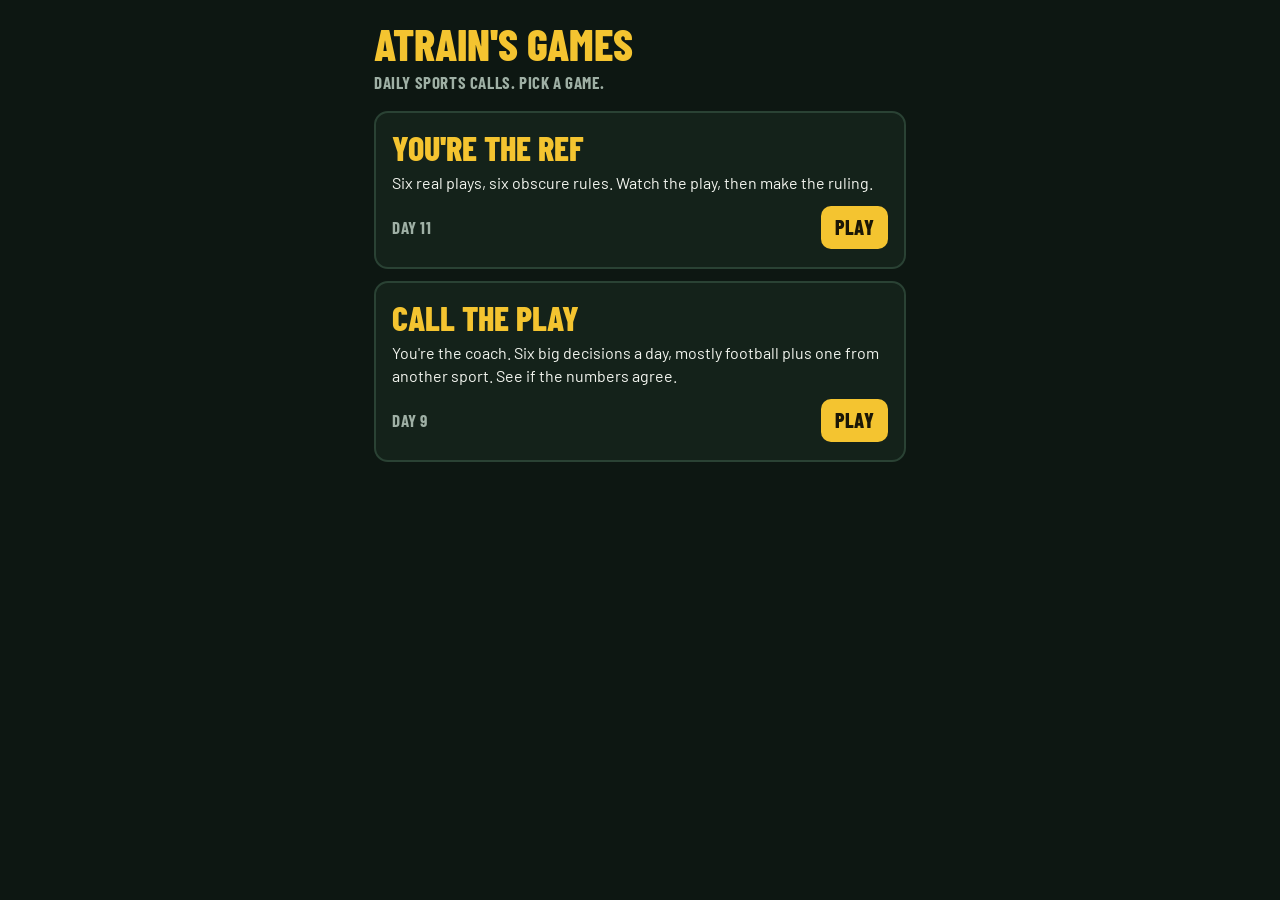
<file: index.html>
<!DOCTYPE html>
<html lang="en">
<head>
<meta charset="utf-8">
<meta name="viewport" content="width=device-width, initial-scale=1">
<title>Atrain's Games</title>
<script>/* Old links: ?play=1 and ?day=N used to open You're the Ref from this page. */
(function(){var q=new URLSearchParams(location.search);if(q.has("day")||q.has("play")){q.delete("play");var s=q.toString();location.replace("youre-the-ref/"+(s?"?"+s:""))}})();</script>
<link rel="preconnect" href="https://fonts.googleapis.com">
<link href="https://fonts.googleapis.com/css2?family=Barlow:wght@400;500;600;700&family=Barlow+Condensed:wght@600;700;800&display=swap" rel="stylesheet">
<style>
  :root{--night:#0d1712;--panel:#14221a;--line:#2a4234;--chalk:#f3f5ef;--muted:#9fb0a5;--yellow:#f4c430;--display:"Barlow Condensed","Arial Narrow",Arial,sans-serif;--body:Barlow,system-ui,Arial,sans-serif}
  *{box-sizing:border-box}
  body{margin:0;background:var(--night);color:var(--chalk);font-family:var(--body);font-size:16px;line-height:1.45}
  .wrap{max-width:560px;margin:0 auto;padding:22px 14px 40px}
  .logo{font-family:var(--display);font-weight:800;font-size:44px;line-height:1;text-transform:uppercase;color:var(--yellow);margin:0}
  .sub{font-family:var(--display);font-weight:700;font-size:17px;letter-spacing:.6px;text-transform:uppercase;color:var(--muted);margin:4px 0 16px}
  .games{display:grid;gap:12px}
  .game{display:block;text-decoration:none;color:inherit;padding:18px 16px;border-radius:14px;background:var(--panel);border:2px solid var(--line)}
  .game:hover,.game:focus-visible{border-color:var(--yellow);outline:none}
  .game h2{font-family:var(--display);font-weight:800;font-size:34px;line-height:1;margin:0 0 6px;text-transform:uppercase;color:var(--yellow)}
  .game p{margin:0 0 12px}
  .meta{display:flex;justify-content:space-between;align-items:center;gap:10px;font-family:var(--display);font-weight:700;font-size:17px;letter-spacing:.5px;text-transform:uppercase;color:var(--muted)}
  .go{background:var(--yellow);color:#1a1606;border-radius:10px;padding:7px 14px;font-weight:800;font-size:20px}
</style>
</head>
<body>
<div class="wrap">
  <h1 class="logo">Atrain's Games</h1>
  <p class="sub">Daily sports calls. Pick a game.</p>
  <!-- To add a game: give it its own folder and add one card here. -->
  <main class="games">
    <a class="game" href="youre-the-ref/"><h2>You're the Ref</h2><p>Six real plays, six obscure rules. Watch the play, then make the ruling.</p><div class="meta"><span id="m-ytr">&nbsp;</span><span class="go">Play</span></div></a>
    <a class="game" href="call-the-play/"><h2>Call the Play</h2><p>You're the coach. Six big decisions a day, mostly football plus one from another sport. See if the numbers agree.</p><div class="meta"><span id="m-ctp">&nbsp;</span><span class="go">Play</span></div></a>
  </main>
</div>
<script>
(function(){
  /* Shows each game's current day and, once played today, the score. Day numbers: You're the Ref day 2 = 19 Nov 2026, Call the Play's day 1 = 20 Nov 2026 (US Eastern). */
  function days(y,m,d){try{var s=new Intl.DateTimeFormat("en-CA",{timeZone:"America/New_York",year:"numeric",month:"2-digit",day:"2-digit"}).format(new Date()).split("-");
    return Math.round((Date.UTC(+s[0],+s[1]-1,+s[2])-Date.UTC(y,m,d))/864e5)}catch(e){return 0}}
  function card(id,src,latestVar,today,key){var l=document.createElement("script");l.src=src+"?v="+Math.floor(Date.now()/6e5);
    l.onload=l.onerror=function(){var day=Math.max(1,Math.min(today,window[latestVar]||today)),s=null;try{s=JSON.parse(localStorage.getItem(key))}catch(e){}
      document.getElementById(id).textContent="Day "+day+(s&&s.last===day&&s.first!==undefined?"  \u00b7  You got "+s.first+"/6":"")};
    document.head.appendChild(l)}
  card("m-ytr","youre-the-ref/slates/latest.js","YTR_LATEST",2+days(2026,10,19),"ytr_daily");
  card("m-ctp","call-the-play/slates/latest.js","CTP_LATEST",1+days(2026,10,20),"ctp_daily");
})();
</script>
</body>
</html>
</file>
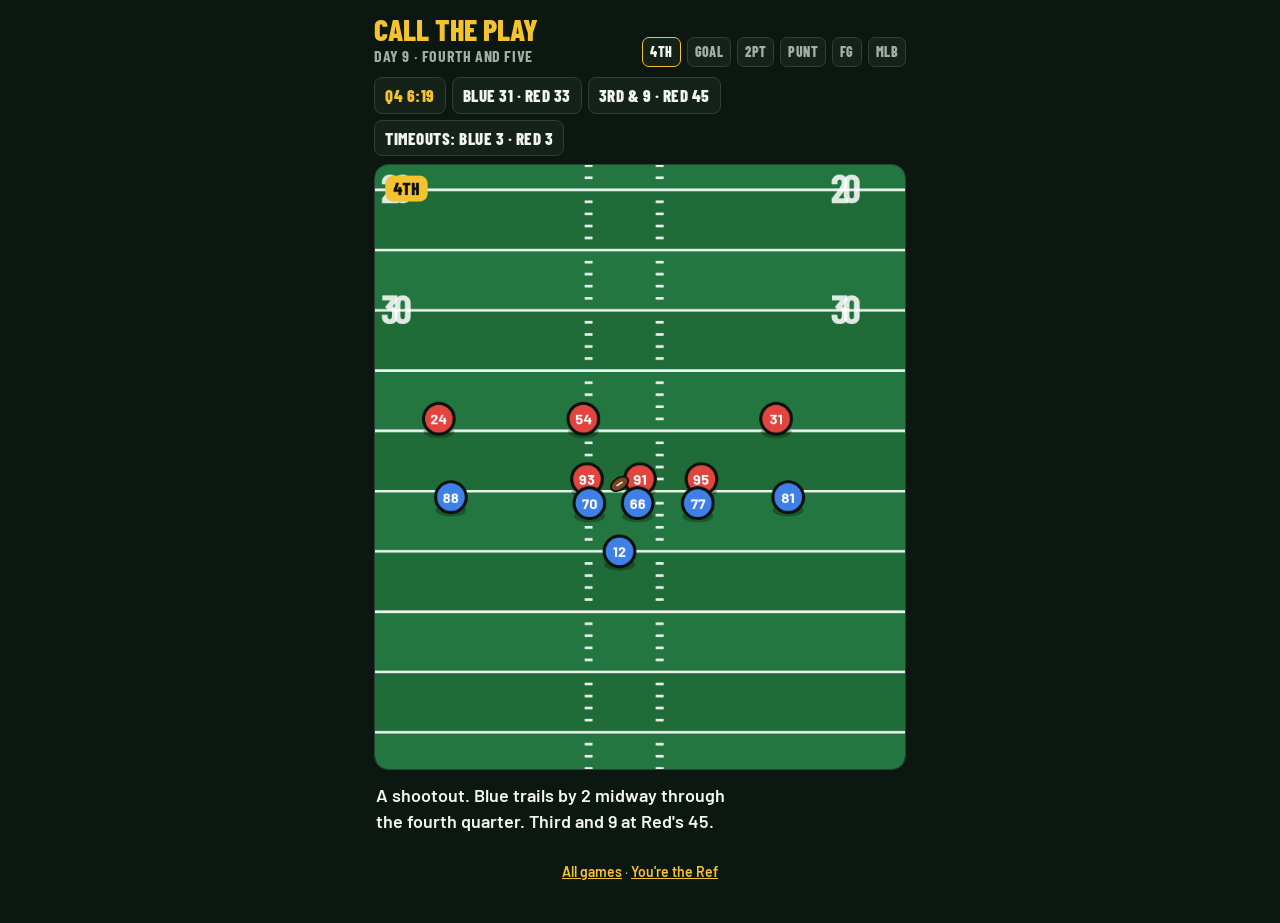
<file: call-the-play/index.html>
<!DOCTYPE html>
<html lang="en">
<head>
<meta charset="utf-8">
<meta name="viewport" content="width=device-width, initial-scale=1">
<title>Call the Play</title>
<link rel="preconnect" href="https://fonts.googleapis.com">
<link href="https://fonts.googleapis.com/css2?family=Barlow:wght@400;500;600;700&family=Barlow+Condensed:wght@600;700;800&display=swap" rel="stylesheet">
<style>
  :root{--night:#0d1712;--panel:#14221a;--line:#2a4234;--chalk:#f3f5ef;--muted:#9fb0a5;--yellow:#f4c430;--red:#e0453f;--green:#2fa866;--display:"Barlow Condensed","Arial Narrow",Arial,sans-serif;--body:Barlow,system-ui,Arial,sans-serif}
  *{box-sizing:border-box}
  body{margin:0;background:var(--night);color:var(--chalk);font-family:var(--body);font-size:16px;line-height:1.45}
  .wrap{max-width:560px;margin:0 auto;padding:14px 14px 40px}
  header{display:flex;flex-wrap:wrap;justify-content:space-between;align-items:flex-end;gap:8px;margin-bottom:10px}
  header>div:first-child{white-space:nowrap}
  .logo{font-family:var(--display);font-weight:800;font-size:30px;line-height:1;text-transform:uppercase;color:var(--yellow)}
  .sub{font-family:var(--display);font-weight:700;font-size:16px;letter-spacing:.6px;text-transform:uppercase;color:var(--muted)}
  .dots{display:flex;gap:6px}
  .dot{font-family:var(--display);font-weight:800;font-size:14px;letter-spacing:.4px;padding:4px 7px;border-radius:7px;border:1px solid var(--line);color:var(--muted);background:var(--panel)}
  .dot.now{border-color:var(--yellow);color:var(--chalk)} .dot.ok{background:var(--green);border-color:var(--green);color:#fff} .dot.no{background:var(--red);border-color:var(--red);color:#fff}
  .stage{position:relative;border-radius:14px;overflow:hidden;border:1px solid var(--line);background:#000}
  canvas{display:block;width:100%;height:auto}
  .ghost{position:absolute;right:10px;top:10px;background:rgba(0,0,0,.66);border:1px solid var(--line);border-radius:8px;padding:5px 11px;font-family:var(--display);font-weight:700;font-size:16px;letter-spacing:.5px;text-transform:uppercase;color:var(--chalk);cursor:pointer}
  .sit{display:flex;flex-wrap:wrap;gap:6px;margin:0 0 8px}
  .sit span{font-family:var(--display);font-weight:800;font-size:17px;letter-spacing:.5px;text-transform:uppercase;padding:5px 10px;border-radius:8px;background:var(--panel);border:1px solid var(--line)}
  .sit span:first-child{color:var(--yellow)}
  .more{display:block;text-align:center;margin:18px 0 0;color:var(--muted);font-size:14px} .more a{color:var(--yellow);font-weight:600}
  .cap{min-height:52px;margin:12px 2px 10px;font-size:18px;font-weight:600;text-wrap:balance}
  .cap.q{color:var(--yellow)}
  .calls{display:grid;gap:8px}
  button{font:inherit;color:inherit;cursor:pointer;border:0}
  .call{font-family:var(--display);font-weight:800;font-size:23px;letter-spacing:.5px;text-transform:uppercase;padding:13px 12px;border-radius:12px;background:var(--panel);border:2px solid var(--line);text-align:left}
  .call:hover:not(:disabled){border-color:var(--yellow)} .call:active:not(:disabled){transform:scale(.985)}
  .call:disabled{opacity:.45;cursor:default} .call.right{background:var(--green);border-color:var(--green);opacity:1} .call.wrong{background:var(--red);border-color:var(--red);opacity:1}
  .call:focus-visible,.primary:focus-visible,.ghost:focus-visible{outline:3px solid var(--yellow);outline-offset:2px}
  .verdict{margin-top:12px;padding:14px;border-radius:12px;background:var(--panel);border:1px solid var(--line)}
  .verdict h2{font-family:var(--display);font-weight:800;font-size:28px;line-height:1;margin:0 0 6px;text-transform:uppercase}
  .verdict p{margin:0 0 8px}
  .law{color:var(--yellow);font-family:var(--display);font-weight:700;font-size:17px;letter-spacing:.5px;text-transform:uppercase}
  #clip{color:var(--yellow);font-weight:600;text-underline-offset:3px}
  .twist{color:var(--muted);font-size:15px}
  .primary{font-family:var(--display);font-weight:800;font-size:24px;letter-spacing:.6px;text-transform:uppercase;background:var(--yellow);color:#1a1606;border-radius:12px;padding:13px 18px;width:100%;margin-top:6px}
  .big{font-family:var(--display);font-weight:800;font-size:84px;line-height:.9;font-variant-numeric:tabular-nums}
  .big small{font-size:36px;color:var(--muted)}
  .grid{font-size:30px;letter-spacing:4px;margin:10px 0}
  .muted{color:var(--muted);font-size:14px}
  .rows{list-style:none;padding:0;margin:12px 0;display:grid;gap:6px}
  .rows li{display:flex;justify-content:space-between;gap:10px;padding:8px 10px;border-radius:9px;background:var(--panel);border:1px solid var(--line);font-size:15px}
  .rows b{font-family:var(--display);font-size:17px;letter-spacing:.4px;text-transform:uppercase}
  .lb{margin-top:12px;padding:14px;border-radius:12px;background:var(--panel);border:1px solid var(--line)}
  .lb h3{font-family:var(--display);font-weight:800;font-size:24px;margin:0 0 8px;text-transform:uppercase;color:var(--yellow)}
  .lbform{display:flex;gap:8px;margin-bottom:10px}
  .lbform input{flex:1;min-width:0;font:inherit;font-weight:600;color:var(--chalk);background:var(--night);border:2px solid var(--line);border-radius:10px;padding:10px 12px}
  .lbform input:focus-visible{outline:3px solid var(--yellow);outline-offset:1px}
  .lbform button{font-family:var(--display);font-weight:800;font-size:20px;text-transform:uppercase;background:var(--yellow);color:#1a1606;border-radius:10px;padding:0 16px}
  .lbtabs{display:flex;gap:6px;margin-bottom:8px}
  .lbtabs button{font-family:var(--display);font-weight:700;font-size:16px;text-transform:uppercase;padding:5px 10px;border-radius:8px;background:var(--night);border:1px solid var(--line);color:var(--muted)}
  .lbtabs button[aria-pressed=true]{border-color:var(--yellow);color:var(--chalk)}
  .lbl{list-style:none;margin:0;padding:0;font-variant-numeric:tabular-nums}
  .lbl li{display:grid;grid-template-columns:30px 1fr auto auto;gap:10px;padding:7px 4px;border-top:1px solid var(--line);font-size:15px}
  .lbl li.me{color:var(--yellow);font-weight:700} .lbl .t{color:var(--muted)}
  [hidden]{display:none!important}
  @media (prefers-reduced-motion:reduce){.call{transition:none}}
</style>
</head>
<body>
<div class="wrap">
  <header>
    <div><div class="logo">Call the Play</div><div class="sub" id="sub">Today's calls</div></div>
    <div class="dots" id="dots" aria-label="Progress"></div>
  </header>
  <main id="play">
    <div class="sit" id="sit" aria-label="Game situation"></div>
    <div class="stage"><canvas id="cv" width="720" height="820" role="img" aria-label="Animated diagram of the play"></canvas><button class="ghost" id="again" hidden>Watch again</button></div>
    <p class="cap" id="cap" aria-live="polite"></p>
    <div class="calls" id="calls"></div>
    <div class="verdict" id="verdict" hidden>
      <h2 id="vh"></h2><p id="why"></p><p class="law" id="law"></p><p class="twist" id="twist"></p>
      <p style="margin:0 0 10px"><a id="clip" target="_blank" rel="noopener" hidden></a></p>
      <button class="primary" id="next">Next play</button>
    </div>
  </main>
  <main id="done" hidden>
    <div class="verdict">
      <div class="sub" id="rank"></div>
      <div class="big"><span id="score">0</span><small id="outof">/6</small></div>
      <div class="grid" id="grid" aria-hidden="true"></div>
      <p class="muted" id="streak"></p>
      <ul class="rows" id="rows"></ul>
      <button class="primary" id="copy">Copy my score</button>
      <button class="call" id="review" style="width:100%;margin-top:8px;text-align:center">Play these again</button>
      <p class="muted" style="margin:12px 0 0">Every answer is the call that published win-probability research favors, with the source linked. Real games have matchups, weather and injuries that can change it. Plays are illustrations. Not affiliated with any league.</p>
    </div>
    <section class="lb" id="lb" aria-labelledby="lbh">
      <h3 id="lbh">Leaderboard</h3>
      <form class="lbform" id="lbform"><input id="lbname" maxlength="16" autocomplete="nickname" placeholder="Your ref name" aria-label="Your ref name"><button type="submit">Post score</button></form>
      <div class="lbtabs"><button type="button" id="lbday" aria-pressed="true">Today</button><button type="button" id="lball" aria-pressed="false">All time</button></div>
      <ol class="lbl" id="lblist"></ol><p class="muted" id="lbmsg" style="margin:8px 0 0"></p>
    </section>
  </main>
  <p class="more"><a href="../">All games</a> · <a href="../youre-the-ref/">You're the Ref</a></p>
</div>
<script src="../engine.js"></script>
<script>
function startGame(DAY,P){
  "use strict";
  var  $=function(i){return document.getElementById(i)};
  var cv=$("cv"), c=cv.getContext("2d"), RECT=[0,0,720,820];
  var LB_URL="", secs=0, asked=0; var i=0, res=[], raf=0, answered=false, reduce=window.matchMedia&&matchMedia("(prefers-reduced-motion: reduce)").matches;
  function store(k,v){try{if(v===undefined)return JSON.parse(localStorage.getItem(k));localStorage.setItem(k,JSON.stringify(v))}catch(e){return null}}
  function dots(){$("dots").innerHTML=P.map(function(p,j){var s=res[j]===undefined?(j===i?"now":""):(res[j]?"ok":"no");return '<span class="dot '+s+'">'+p.league+'</span>'}).join("")}
  function paint(t,trail){YTR.draw(c,P[i],t,RECT,{trail:trail});var lb=P[i].league;c.font="800 24px 'Barlow Condensed', Arial, sans-serif";YTR.chip(c,lb,14+(c.measureText(lb).width+21.6)/2,32,24,"#111","#f4c430",1)}
  function run(slow){
    cancelAnimationFrame(raf);var p=P[i],k=slow?(p.replay?0.8:0.5):0.7,t0=null,words=function(s){return String(s).split(/\s+/).length},lead=slow?0:Math.max(3600,words(p.setup)*280+1500);
    // Reading pace: each caption stays up at least ~0.27s per word + 1s, and the play slows down to match.
    var segs=[],real=0;p.caps.forEach(function(c){var a=Math.min(c[0],p.dur),b=Math.min(c[1],p.dur);if(b<=a)return;var r=Math.max((b-a)/k,slow?0:words(c[2])*0.27+1.0);segs.push([a,b,real,real+r]);real+=r});
    function gt(rs){for(var j=0;j<segs.length;j++){var s=segs[j];if(rs<s[3])return s[0]+(rs-s[2])/(s[3]-s[2])*(s[1]-s[0])}return p.dur}
    $("again").hidden=true; if(!slow){$("calls").innerHTML="";$("cap").className="cap";$("cap").textContent=p.setup}
    if(reduce){paint(p.dur,true);ask();return}
    function step(now){if(t0===null)t0=now;var t=gt(Math.max(0,(now-t0-lead)/1000));
      if(t>=p.dur){paint(p.dur,true);if(slow)ask();else setTimeout(ask,1800);return}
      paint(t,slow);if(now-t0>=lead&&!answered){$("cap").className="cap";$("cap").textContent=YTR.capAt(p,t)||$("cap").textContent}
      raf=requestAnimationFrame(step)}
    raf=requestAnimationFrame(step)
  }
  function ask(){var p=P[i];$("again").hidden=false;if(answered)return;if(!asked)asked=Date.now();$("cap").className="cap q";$("cap").textContent=p.after;
    if($("calls").children.length)return;
    p.options.forEach(function(o,j){var b=document.createElement("button");b.className="call";b.textContent=o;b.onclick=function(){answer(j)};$("calls").appendChild(b)})}
  function answer(j){if(answered)return;answered=true;secs+=Math.min(60,(Date.now()-(asked||Date.now()))/1000);asked=0;var p=P[i],ok=j===p.answer;res[i]=ok;
    [].forEach.call($("calls").children,function(b,n){b.disabled=true;if(n===p.answer)b.classList.add("right");else if(n===j)b.classList.add("wrong")});
    $("vh").textContent=ok?"Right call":"The numbers disagree";$("vh").style.color=ok?"var(--green)":"var(--red)";
    $("why").textContent=p.why;$("law").textContent=p.law;$("twist").textContent=p.twist;var a=$("clip");if(p.clip){a.href=p.clip.url;a.textContent=p.clip.label+" ↗";a.hidden=false}else a.hidden=true;$("next").textContent=i===P.length-1?"See my score":"Next play";
    $("verdict").hidden=false;dots();$("next").focus({preventScroll:true})}
  function load(){$("sit").textContent="";(P[i].sit||[]).forEach(function(x){var e=document.createElement("span");e.textContent=x;$("sit").appendChild(e)});if(P[i].to){var o=document.createElement("span");o.textContent="Timeouts: Blue "+P[i].to[0]+" · Red "+P[i].to[1];$("sit").appendChild(o)}answered=false;$("verdict").hidden=true;$("sub").textContent="Day "+DAY+"  ·  "+P[i].title;dots();run(false)}
  function grid(){return res.map(function(r){return r?"🟩":"🟥"}).join("")}
  function finish(){
    var n=res.filter(Boolean).length,ranks=["Fired at halftime","Armchair coach","Position coach","Position coach","Coordinator","Coordinator","Head coach"];
    $("play").hidden=true;$("done").hidden=false;$("sub").textContent="Day "+DAY+"  ·  Final";$("score").textContent=n;$("outof").textContent="/"+P.length;$("rank").textContent=ranks[n];$("grid").textContent=grid();
    $("rows").innerHTML=P.map(function(p,j){return "<li><span><b>"+p.league+"</b> · "+p.title+"</span><span>"+p.stamp+" "+(res[j]?"✓":"✗")+"</span></li>"}).join("");
    var s=store("ctp_daily")||{};if(s.last!==DAY){s.streak=(s.last===DAY-1?(s.streak||0):0)+1;s.last=DAY;s.first=n}s.best=Math.max(s.best||0,n);store("ctp_daily",s);
    lbInit(n,s);$("streak").textContent=s.streak?"Streak: "+s.streak+" day"+(s.streak>1?"s":"")+"  ·  Best: "+s.best+"/"+P.length:"";dots()}
  $("again").onclick=function(){run(true)};
  $("next").onclick=function(){if(i===P.length-1){finish();return}i++;load();window.scrollTo({top:0,behavior:reduce?"auto":"smooth"})};
  $("review").onclick=function(){i=0;res=[];secs=0;practice=true;$("done").hidden=true;$("play").hidden=false;load()};
  $("copy").onclick=function(){var t="Call the Play · Day "+DAY+"\n"+P.map(function(p){return p.league}).join(" ")+"\n"+grid()+"  "+res.filter(Boolean).length+"/"+P.length,b=this;
    function ok(){b.textContent="Copied";setTimeout(function(){b.textContent="Copy my score"},1600)}
    if(navigator.clipboard&&navigator.clipboard.writeText)navigator.clipboard.writeText(t).then(ok,function(){b.textContent=t});else b.textContent=t};
  var practice=false, board=null, tab="day";
  function lbShow(){var rows=board?(tab==="day"?board.day:board.all)||[]:[],me=(store("ytr_name")||"").toLowerCase(),L=$("lblist");L.textContent="";
    rows.forEach(function(r,k){var li=document.createElement("li");if(r.name.toLowerCase()===me)li.className="me";
      [String(k+1),r.name,tab==="day"?r.score+"/"+r.total:r.score+" right",tab==="day"?Math.round(r.secs)+"s":r.days+" day"+(r.days>1?"s":"")].forEach(function(x,m){var s=document.createElement("span");if(m===3)s.className="t";s.textContent=x;li.appendChild(s)});L.appendChild(li)});
    if(!rows.length&&board)$("lbmsg").textContent="No scores yet. Be the first."}
  function lbCall(body){return fetch(LB_URL+(body?"":"?day="+DAY),body?{method:"POST",headers:{"Content-Type":"text/plain"},body:JSON.stringify(body)}:{}).then(function(r){return r.json()})}
  function lbInit(n,s){
    if(!LB_URL){$("lb").hidden=true;return}
    var posted=s.posted===DAY;$("lbform").hidden=posted||practice;$("lbname").value=store("ytr_name")||"";
    $("lbmsg").textContent=practice&&!posted?"Replays are practice. Only your first run counts.":"Loading scores...";
    lbCall().then(function(b){board=b;$("lbmsg").textContent=practice&&!posted?"Replays are practice. Only your first run counts.":"";lbShow()},function(){$("lbmsg").textContent="Couldn't load the leaderboard. Try again later."});
    $("lbform").onsubmit=function(e){e.preventDefault();var name=$("lbname").value.replace(/[^A-Za-z0-9 _-]/g,"").trim().slice(0,16);
      if(name.length<2){$("lbmsg").textContent="Pick a name with at least 2 letters or numbers.";return}
      $("lbmsg").textContent="Posting...";lbCall({day:DAY,name:name,score:n,total:P.length,secs:Math.round(secs*10)/10}).then(function(b){
        if(b.error){$("lbmsg").textContent=b.error;return}board=b;store("ytr_name",name);var z=store("ctp_daily")||{};z.posted=DAY;store("ctp_daily",z);$("lbform").hidden=true;$("lbmsg").textContent="Posted.";lbShow()},function(){$("lbmsg").textContent="Couldn't post your score. Try again."})}}
  $("lbday").onclick=function(){tab="day";this.setAttribute("aria-pressed","true");$("lball").setAttribute("aria-pressed","false");lbShow()};
  $("lball").onclick=function(){tab="all";this.setAttribute("aria-pressed","true");$("lbday").setAttribute("aria-pressed","false");lbShow()};
  window.__ytr={answer:answer,state:function(){return {i:i,res:res,answered:answered}},skip:function(){cancelAnimationFrame(raf);paint(P[i].dur,true);ask()}};
  load();
}
(function(){
  /* Day 1 was 20 Nov 2026 (US Eastern). A new slate goes live at midnight Eastern if slates/day-N.js exists; otherwise the latest one stays up. */
  function todayN(){try{var s=new Intl.DateTimeFormat("en-CA",{timeZone:"America/New_York",year:"numeric",month:"2-digit",day:"2-digit"}).format(new Date()).split("-");
    return 1+Math.round((Date.UTC(+s[0],+s[1]-1,+s[2])-Date.UTC(2026,10,20))/864e5)}catch(e){return 1}}
  function tryDay(n,left){if(n<1||left<0){document.getElementById("cap").textContent="Couldn't load today's plays. Refresh to try again.";return}
    var s=document.createElement("script");s.src="slates/day-"+n+".js?v="+n;
    s.onload=function(){var P=(window.CTP_SLATES||{})[n];if(P&&P.length)startGame(n,P);else tryDay(n-1,left-1)};
    s.onerror=function(){tryDay(n-1,left-1)};document.head.appendChild(s)}
  var q=+new URLSearchParams(location.search).get("day"),l=document.createElement("script");
  function go(){var latest=window.CTP_LATEST||todayN();tryDay(q>0?Math.min(q,latest):Math.max(1,Math.min(todayN(),latest)),30)}
  l.src="slates/latest.js?v="+Math.floor(Date.now()/6e5);l.onload=go;l.onerror=go;document.head.appendChild(l);
})();
</script>
</body>
</html>
</file>
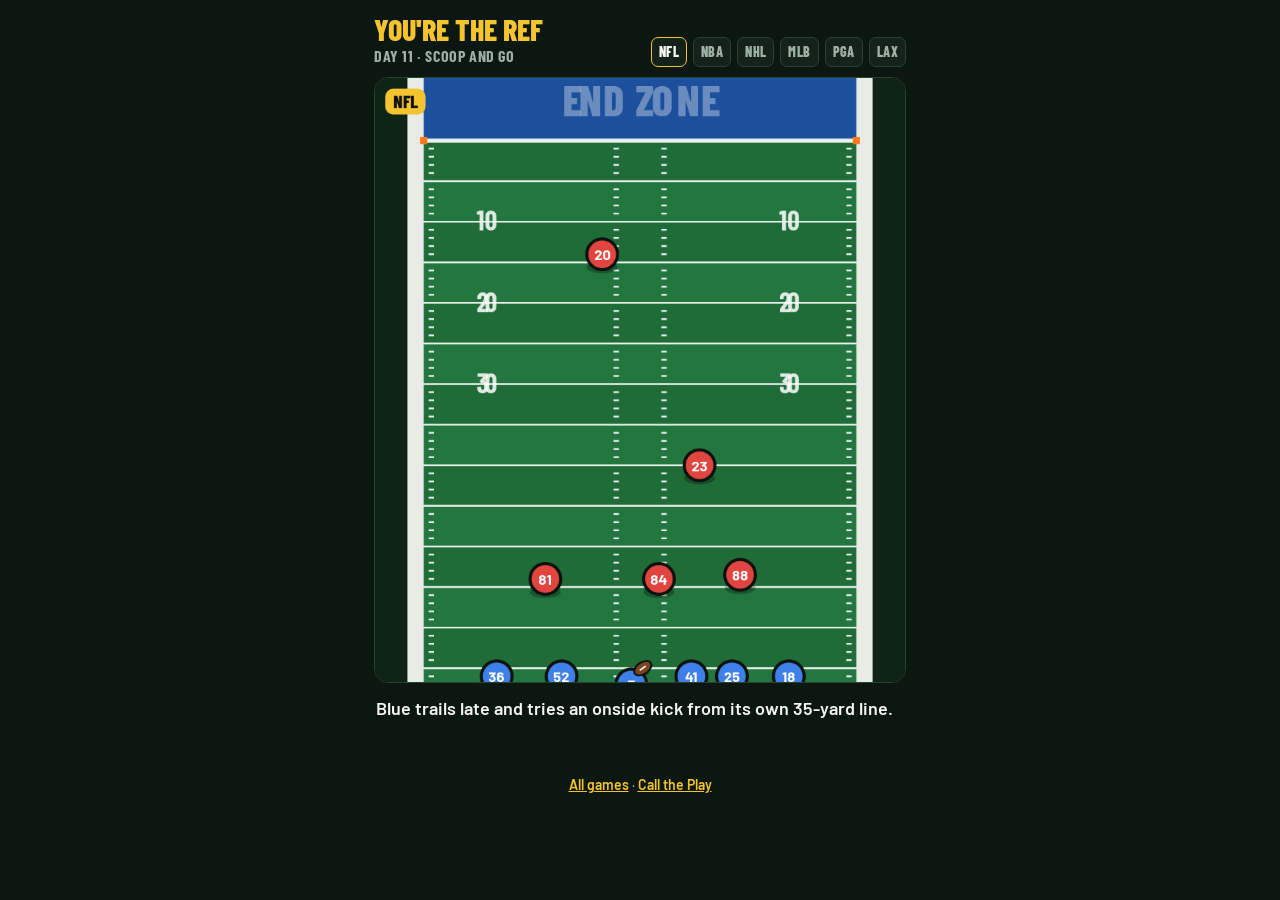
<file: youre-the-ref/index.html>
<!DOCTYPE html>
<html lang="en">
<head>
<meta charset="utf-8">
<meta name="viewport" content="width=device-width, initial-scale=1">
<title>You're the Ref</title>
<link rel="preconnect" href="https://fonts.googleapis.com">
<link href="https://fonts.googleapis.com/css2?family=Barlow:wght@400;500;600;700&family=Barlow+Condensed:wght@600;700;800&display=swap" rel="stylesheet">
<style>
  :root{--night:#0d1712;--panel:#14221a;--line:#2a4234;--chalk:#f3f5ef;--muted:#9fb0a5;--yellow:#f4c430;--red:#e0453f;--green:#2fa866;--display:"Barlow Condensed","Arial Narrow",Arial,sans-serif;--body:Barlow,system-ui,Arial,sans-serif}
  *{box-sizing:border-box}
  body{margin:0;background:var(--night);color:var(--chalk);font-family:var(--body);font-size:16px;line-height:1.45}
  .wrap{max-width:560px;margin:0 auto;padding:14px 14px 40px}
  header{display:flex;flex-wrap:wrap;justify-content:space-between;align-items:flex-end;gap:8px;margin-bottom:10px}
  header>div:first-child{white-space:nowrap}
  .logo{font-family:var(--display);font-weight:800;font-size:30px;line-height:1;text-transform:uppercase;color:var(--yellow)}
  .sub{font-family:var(--display);font-weight:700;font-size:16px;letter-spacing:.6px;text-transform:uppercase;color:var(--muted)}
  .dots{display:flex;gap:6px}
  .dot{font-family:var(--display);font-weight:800;font-size:14px;letter-spacing:.4px;padding:4px 7px;border-radius:7px;border:1px solid var(--line);color:var(--muted);background:var(--panel)}
  .dot.now{border-color:var(--yellow);color:var(--chalk)} .dot.ok{background:var(--green);border-color:var(--green);color:#fff} .dot.no{background:var(--red);border-color:var(--red);color:#fff}
  .stage{position:relative;border-radius:14px;overflow:hidden;border:1px solid var(--line);background:#000}
  canvas{display:block;width:100%;height:auto}
  .ghost{position:absolute;right:10px;top:10px;background:rgba(0,0,0,.66);border:1px solid var(--line);border-radius:8px;padding:5px 11px;font-family:var(--display);font-weight:700;font-size:16px;letter-spacing:.5px;text-transform:uppercase;color:var(--chalk);cursor:pointer}
  .more{display:block;text-align:center;margin:18px 0 0;color:var(--muted);font-size:14px} .more a{color:var(--yellow);font-weight:600}
  .cap{min-height:52px;margin:12px 2px 10px;font-size:18px;font-weight:600;text-wrap:balance}
  .cap.q{color:var(--yellow)}
  .calls{display:grid;gap:8px}
  button{font:inherit;color:inherit;cursor:pointer;border:0}
  .call{font-family:var(--display);font-weight:800;font-size:23px;letter-spacing:.5px;text-transform:uppercase;padding:13px 12px;border-radius:12px;background:var(--panel);border:2px solid var(--line);text-align:left}
  .call:hover:not(:disabled){border-color:var(--yellow)} .call:active:not(:disabled){transform:scale(.985)}
  .call:disabled{opacity:.45;cursor:default} .call.right{background:var(--green);border-color:var(--green);opacity:1} .call.wrong{background:var(--red);border-color:var(--red);opacity:1}
  .call:focus-visible,.primary:focus-visible,.ghost:focus-visible{outline:3px solid var(--yellow);outline-offset:2px}
  .verdict{margin-top:12px;padding:14px;border-radius:12px;background:var(--panel);border:1px solid var(--line)}
  .verdict h2{font-family:var(--display);font-weight:800;font-size:28px;line-height:1;margin:0 0 6px;text-transform:uppercase}
  .verdict p{margin:0 0 8px}
  .law{color:var(--yellow);font-family:var(--display);font-weight:700;font-size:17px;letter-spacing:.5px;text-transform:uppercase}
  #clip{color:var(--yellow);font-weight:600;text-underline-offset:3px}
  .twist{color:var(--muted);font-size:15px}
  .primary{font-family:var(--display);font-weight:800;font-size:24px;letter-spacing:.6px;text-transform:uppercase;background:var(--yellow);color:#1a1606;border-radius:12px;padding:13px 18px;width:100%;margin-top:6px}
  .big{font-family:var(--display);font-weight:800;font-size:84px;line-height:.9;font-variant-numeric:tabular-nums}
  .big small{font-size:36px;color:var(--muted)}
  .grid{font-size:30px;letter-spacing:4px;margin:10px 0}
  .muted{color:var(--muted);font-size:14px}
  .rows{list-style:none;padding:0;margin:12px 0;display:grid;gap:6px}
  .rows li{display:flex;justify-content:space-between;gap:10px;padding:8px 10px;border-radius:9px;background:var(--panel);border:1px solid var(--line);font-size:15px}
  .rows b{font-family:var(--display);font-size:17px;letter-spacing:.4px;text-transform:uppercase}
  .lb{margin-top:12px;padding:14px;border-radius:12px;background:var(--panel);border:1px solid var(--line)}
  .lb h3{font-family:var(--display);font-weight:800;font-size:24px;margin:0 0 8px;text-transform:uppercase;color:var(--yellow)}
  .lbform{display:flex;gap:8px;margin-bottom:10px}
  .lbform input{flex:1;min-width:0;font:inherit;font-weight:600;color:var(--chalk);background:var(--night);border:2px solid var(--line);border-radius:10px;padding:10px 12px}
  .lbform input:focus-visible{outline:3px solid var(--yellow);outline-offset:1px}
  .lbform button{font-family:var(--display);font-weight:800;font-size:20px;text-transform:uppercase;background:var(--yellow);color:#1a1606;border-radius:10px;padding:0 16px}
  .lbtabs{display:flex;gap:6px;margin-bottom:8px}
  .lbtabs button{font-family:var(--display);font-weight:700;font-size:16px;text-transform:uppercase;padding:5px 10px;border-radius:8px;background:var(--night);border:1px solid var(--line);color:var(--muted)}
  .lbtabs button[aria-pressed=true]{border-color:var(--yellow);color:var(--chalk)}
  .lbl{list-style:none;margin:0;padding:0;font-variant-numeric:tabular-nums}
  .lbl li{display:grid;grid-template-columns:30px 1fr auto auto;gap:10px;padding:7px 4px;border-top:1px solid var(--line);font-size:15px}
  .lbl li.me{color:var(--yellow);font-weight:700} .lbl .t{color:var(--muted)}
  [hidden]{display:none!important}
  @media (prefers-reduced-motion:reduce){.call{transition:none}}
</style>
</head>
<body>
<div class="wrap">
  <header>
    <div><div class="logo">You're the Ref</div><div class="sub" id="sub">Today's calls</div></div>
    <div class="dots" id="dots" aria-label="Progress"></div>
  </header>
  <main id="play">
    <div class="stage"><canvas id="cv" width="720" height="820" role="img" aria-label="Animated diagram of the play"></canvas><button class="ghost" id="again" hidden>Watch again</button></div>
    <p class="cap" id="cap" aria-live="polite"></p>
    <div class="calls" id="calls"></div>
    <div class="verdict" id="verdict" hidden>
      <h2 id="vh"></h2><p id="why"></p><p class="law" id="law"></p><p class="twist" id="twist"></p>
      <p style="margin:0 0 10px"><a id="clip" target="_blank" rel="noopener" hidden></a></p>
      <button class="primary" id="next">Next call</button>
    </div>
  </main>
  <main id="done" hidden>
    <div class="verdict">
      <div class="sub" id="rank"></div>
      <div class="big"><span id="score">0</span><small id="outof">/6</small></div>
      <div class="grid" id="grid" aria-hidden="true"></div>
      <p class="muted" id="streak"></p>
      <ul class="rows" id="rows"></ul>
      <button class="primary" id="copy">Copy my score</button>
      <button class="call" id="review" style="width:100%;margin-top:8px;text-align:center">Play these again</button>
      <p class="muted" style="margin:12px 0 0">Every ruling is checked against the league's official rulebook. Plays are illustrations, not real games. Not affiliated with any league.</p>
    </div>
    <section class="lb" id="lb" aria-labelledby="lbh">
      <h3 id="lbh">Leaderboard</h3>
      <form class="lbform" id="lbform"><input id="lbname" maxlength="16" autocomplete="nickname" placeholder="Your ref name" aria-label="Your ref name"><button type="submit">Post score</button></form>
      <div class="lbtabs"><button type="button" id="lbday" aria-pressed="true">Today</button><button type="button" id="lball" aria-pressed="false">All time</button></div>
      <ol class="lbl" id="lblist"></ol><p class="muted" id="lbmsg" style="margin:8px 0 0"></p>
    </section>
  </main>
  <p class="more"><a href="../">All games</a> · <a href="../call-the-play/">Call the Play</a></p>
</div>
<script src="../engine.js"></script>
<script>
function startGame(DAY,P){
  "use strict";
  var  $=function(i){return document.getElementById(i)};
  var cv=$("cv"), c=cv.getContext("2d"), RECT=[0,0,720,820];
  var LB_URL="https://script.google.com/macros/s/AKfycbzGPdRJZk0vHKk9WJ-I07KCqWVHK5xBLxOFX213AK_PV10CoXijYS2iWLANi5TyNs5X/exec", secs=0, asked=0; var i=0, res=[], raf=0, answered=false, reduce=window.matchMedia&&matchMedia("(prefers-reduced-motion: reduce)").matches;
  function store(k,v){try{if(v===undefined)return JSON.parse(localStorage.getItem(k));localStorage.setItem(k,JSON.stringify(v))}catch(e){return null}}
  function dots(){$("dots").innerHTML=P.map(function(p,j){var s=res[j]===undefined?(j===i?"now":""):(res[j]?"ok":"no");return '<span class="dot '+s+'">'+p.league+'</span>'}).join("")}
  function paint(t,trail){YTR.draw(c,P[i],t,RECT,{trail:trail});var lb=P[i].league;c.font="800 24px 'Barlow Condensed', Arial, sans-serif";YTR.chip(c,lb,14+(c.measureText(lb).width+21.6)/2,32,24,"#111","#f4c430",1)}
  function run(slow){
    cancelAnimationFrame(raf);var p=P[i],k=slow?(p.replay?0.8:0.5):0.7,t0=null,words=function(s){return String(s).split(/\s+/).length},lead=slow?0:Math.max(3600,words(p.setup)*280+1500);
    // Reading pace: each caption stays up at least ~0.27s per word + 1s, and the play slows down to match.
    var segs=[],real=0;p.caps.forEach(function(c){var a=Math.min(c[0],p.dur),b=Math.min(c[1],p.dur);if(b<=a)return;var r=Math.max((b-a)/k,slow?0:words(c[2])*0.27+1.0);segs.push([a,b,real,real+r]);real+=r});
    function gt(rs){for(var j=0;j<segs.length;j++){var s=segs[j];if(rs<s[3])return s[0]+(rs-s[2])/(s[3]-s[2])*(s[1]-s[0])}return p.dur}
    $("again").hidden=true; if(!slow){$("calls").innerHTML="";$("cap").className="cap";$("cap").textContent=p.setup}
    if(reduce){paint(p.dur,true);ask();return}
    function step(now){if(t0===null)t0=now;var t=gt(Math.max(0,(now-t0-lead)/1000));
      if(t>=p.dur){paint(p.dur,true);if(slow)ask();else setTimeout(ask,1800);return}
      paint(t,slow);if(now-t0>=lead&&!answered){$("cap").className="cap";$("cap").textContent=YTR.capAt(p,t)||$("cap").textContent}
      raf=requestAnimationFrame(step)}
    raf=requestAnimationFrame(step)
  }
  function ask(){var p=P[i];$("again").hidden=false;if(answered)return;if(!asked)asked=Date.now();$("cap").className="cap q";$("cap").textContent=p.after;
    if($("calls").children.length)return;
    p.options.forEach(function(o,j){var b=document.createElement("button");b.className="call";b.textContent=o;b.onclick=function(){answer(j)};$("calls").appendChild(b)})}
  function answer(j){if(answered)return;answered=true;secs+=Math.min(60,(Date.now()-(asked||Date.now()))/1000);asked=0;var p=P[i],ok=j===p.answer;res[i]=ok;
    [].forEach.call($("calls").children,function(b,n){b.disabled=true;if(n===p.answer)b.classList.add("right");else if(n===j)b.classList.add("wrong")});
    $("vh").textContent=ok?"Good call":"Wrong call";$("vh").style.color=ok?"var(--green)":"var(--red)";
    $("why").textContent=p.why;$("law").textContent=p.law;$("twist").textContent=p.twist;var a=$("clip");if(p.clip){a.href=p.clip.url;a.textContent=p.clip.label+" ↗";a.hidden=false}else a.hidden=true;$("next").textContent=i===P.length-1?"See my score":"Next call";
    $("verdict").hidden=false;dots();$("next").focus({preventScroll:true})}
  function load(){answered=false;$("verdict").hidden=true;$("sub").textContent="Day "+DAY+"  ·  "+P[i].title;dots();run(false)}
  function grid(){return res.map(function(r){return r?"🟩":"🟥"}).join("")}
  function finish(){
    var n=res.filter(Boolean).length,ranks=["Fan in the cheap seats","Replay booth intern","Line judge","Line judge","Crew chief","Crew chief","Head of officiating"];
    $("play").hidden=true;$("done").hidden=false;$("sub").textContent="Day "+DAY+"  ·  Final";$("score").textContent=n;$("outof").textContent="/"+P.length;$("rank").textContent=ranks[n];$("grid").textContent=grid();
    $("rows").innerHTML=P.map(function(p,j){return "<li><span><b>"+p.league+"</b> · "+p.title+"</span><span>"+p.stamp+" "+(res[j]?"✓":"✗")+"</span></li>"}).join("");
    var s=store("ytr_daily")||{};if(s.last!==DAY){s.streak=(s.last===DAY-1?(s.streak||0):0)+1;s.last=DAY;s.first=n}s.best=Math.max(s.best||0,n);store("ytr_daily",s);
    lbInit(n,s);$("streak").textContent=s.streak?"Streak: "+s.streak+" day"+(s.streak>1?"s":"")+"  ·  Best: "+s.best+"/"+P.length:"";dots()}
  $("again").onclick=function(){run(true)};
  $("next").onclick=function(){if(i===P.length-1){finish();return}i++;load();window.scrollTo({top:0,behavior:reduce?"auto":"smooth"})};
  $("review").onclick=function(){i=0;res=[];secs=0;practice=true;$("done").hidden=true;$("play").hidden=false;load()};
  $("copy").onclick=function(){var t="You're the Ref · Day "+DAY+"\n"+P.map(function(p){return p.league}).join(" ")+"\n"+grid()+"  "+res.filter(Boolean).length+"/"+P.length,b=this;
    function ok(){b.textContent="Copied";setTimeout(function(){b.textContent="Copy my score"},1600)}
    if(navigator.clipboard&&navigator.clipboard.writeText)navigator.clipboard.writeText(t).then(ok,function(){b.textContent=t});else b.textContent=t};
  var practice=false, board=null, tab="day";
  function lbShow(){var rows=board?(tab==="day"?board.day:board.all)||[]:[],me=(store("ytr_name")||"").toLowerCase(),L=$("lblist");L.textContent="";
    rows.forEach(function(r,k){var li=document.createElement("li");if(r.name.toLowerCase()===me)li.className="me";
      [String(k+1),r.name,tab==="day"?r.score+"/"+r.total:r.score+" right",tab==="day"?Math.round(r.secs)+"s":r.days+" day"+(r.days>1?"s":"")].forEach(function(x,m){var s=document.createElement("span");if(m===3)s.className="t";s.textContent=x;li.appendChild(s)});L.appendChild(li)});
    if(!rows.length&&board)$("lbmsg").textContent="No scores yet. Be the first."}
  function lbCall(body){return fetch(LB_URL+(body?"":"?day="+DAY),body?{method:"POST",headers:{"Content-Type":"text/plain"},body:JSON.stringify(body)}:{}).then(function(r){return r.json()})}
  function lbInit(n,s){
    if(!LB_URL){$("lbform").hidden=true;$("lbmsg").textContent="The leaderboard isn't switched on yet.";return}
    var posted=s.posted===DAY;$("lbform").hidden=posted||practice;$("lbname").value=store("ytr_name")||"";
    $("lbmsg").textContent=practice&&!posted?"Replays are practice. Only your first run counts.":"Loading scores...";
    lbCall().then(function(b){board=b;$("lbmsg").textContent=practice&&!posted?"Replays are practice. Only your first run counts.":"";lbShow()},function(){$("lbmsg").textContent="Couldn't load the leaderboard. Try again later."});
    $("lbform").onsubmit=function(e){e.preventDefault();var name=$("lbname").value.replace(/[^A-Za-z0-9 _-]/g,"").trim().slice(0,16);
      if(name.length<2){$("lbmsg").textContent="Pick a name with at least 2 letters or numbers.";return}
      $("lbmsg").textContent="Posting...";lbCall({day:DAY,name:name,score:n,total:P.length,secs:Math.round(secs*10)/10}).then(function(b){
        if(b.error){$("lbmsg").textContent=b.error;return}board=b;store("ytr_name",name);var z=store("ytr_daily")||{};z.posted=DAY;store("ytr_daily",z);$("lbform").hidden=true;$("lbmsg").textContent="Posted.";lbShow()},function(){$("lbmsg").textContent="Couldn't post your score. Try again."})}}
  $("lbday").onclick=function(){tab="day";this.setAttribute("aria-pressed","true");$("lball").setAttribute("aria-pressed","false");lbShow()};
  $("lball").onclick=function(){tab="all";this.setAttribute("aria-pressed","true");$("lbday").setAttribute("aria-pressed","false");lbShow()};
  window.__ytr={answer:answer,state:function(){return {i:i,res:res,answered:answered}},skip:function(){cancelAnimationFrame(raf);paint(P[i].dur,true);ask()}};
  load();
}
(function(){
  /* Day 2 was 19 Nov 2026 (US Eastern). A new slate goes live at midnight Eastern if slates/day-N.js exists; otherwise the latest one stays up. */
  function todayN(){try{var s=new Intl.DateTimeFormat("en-CA",{timeZone:"America/New_York",year:"numeric",month:"2-digit",day:"2-digit"}).format(new Date()).split("-");
    return 2+Math.round((Date.UTC(+s[0],+s[1]-1,+s[2])-Date.UTC(2026,10,19))/864e5)}catch(e){return 2}}
  function tryDay(n,left){if(n<1||left<0){document.getElementById("cap").textContent="Couldn't load today's calls. Refresh to try again.";return}
    var s=document.createElement("script");s.src="slates/day-"+n+".js?v="+n;
    s.onload=function(){var P=(window.YTR_SLATES||{})[n];if(P&&P.length)startGame(n,P);else tryDay(n-1,left-1)};
    s.onerror=function(){tryDay(n-1,left-1)};document.head.appendChild(s)}
  var qs=new URLSearchParams(location.search),q=+qs.get("day"),l=document.createElement("script");
  function go(){var latest=window.YTR_LATEST||todayN();tryDay(q>0?Math.min(q,latest):Math.max(1,Math.min(todayN(),latest)),30)}
  l.src="slates/latest.js?v="+Math.floor(Date.now()/6e5);l.onload=go;l.onerror=go;document.head.appendChild(l);
})();
</script>
</body>
</html>
</file>
